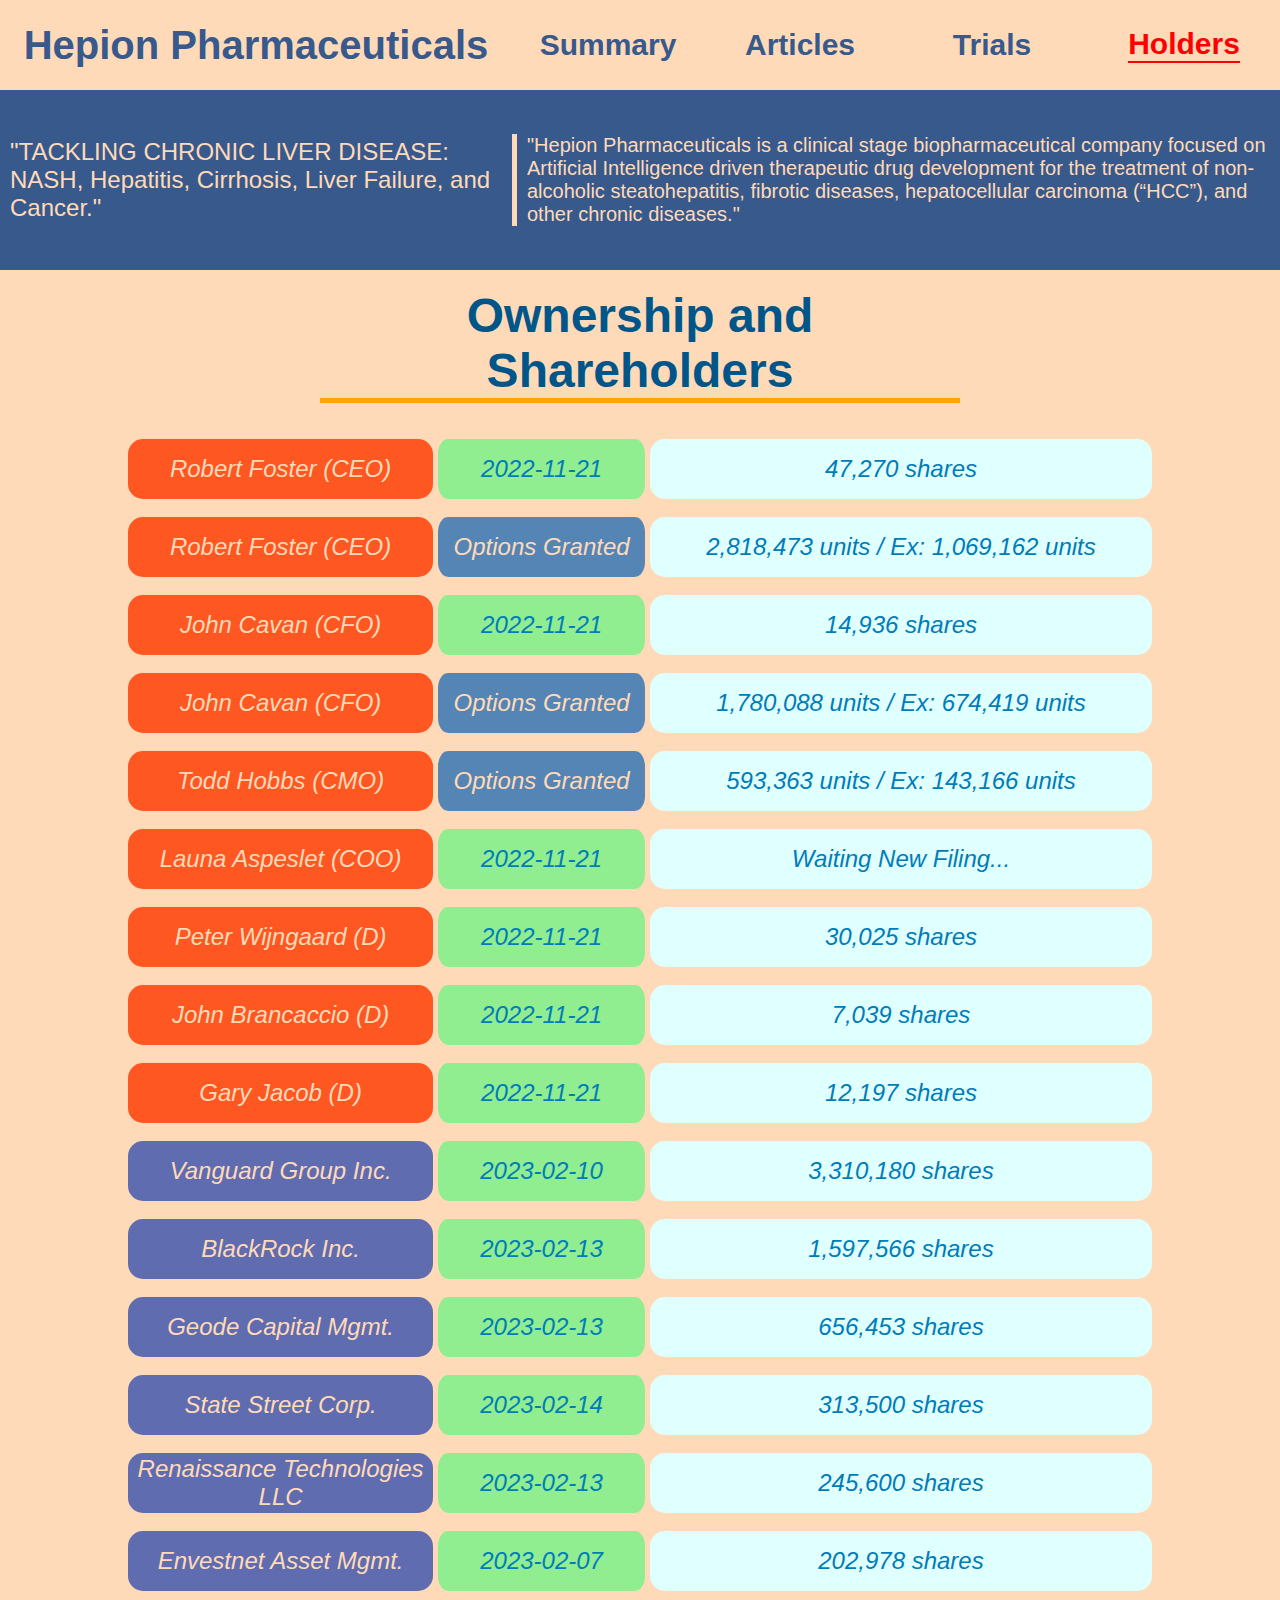
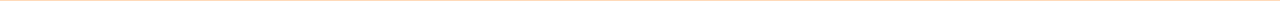
<file: holders.html>
<!DOCTYPE html>
<html lang="en">

<head>
    <meta charset="UTF-8">
    <meta http-equiv="X-UA-Compatible" content="IE=edge">
    <meta name="viewport" content="width=device-width, initial-scale=1.0">
    <title>Shareholders</title>
    <link rel="stylesheet" href="style.css" type="text/css">
</head>

<body>

    <header class="top-content">
        <div class="header head-item">Hepion Pharmaceuticals</div>
        <div class="nav head-item">
            <div class="nav-item"><a href="index.html">Summary</a></div>
            <div class="nav-item"><a href="factsheet.html">Articles</a></div>
            <div class="nav-item"><a href="trial.html">Trials</a></div>
            <div class="nav-item"><a href="holders.html" id="location">Holders</a></div>
        </div>
    </header>

    <section class="preview">
        <div class="preview-item preview-left">"TACKLING CHRONIC LIVER DISEASE:<br>NASH, Hepatitis, Cirrhosis, Liver
            Failure, and Cancer."</div>
        <div class="preview-item preview-right">"Hepion Pharmaceuticals is a clinical stage biopharmaceutical company
            focused on Artificial Intelligence driven therapeutic drug development for the treatment of non-alcoholic
            steatohepatitis, fibrotic diseases, hepatocellular carcinoma (“HCC”), and other chronic diseases."</div>
    </section>
    <!-- <h1 class="watermark">CapriceYuri</h1> -->

    <section class="holder-main">
        <br>
        <h1>Ownership and Shareholders</h1>
        <br>
        <br><div class="hold-content-wrapper">
            <div class="holder-content stacking insider">Robert Foster (CEO)</div>
            <div class="holder-content date stacking">2022-11-21</div>
            <div class="holder-content shares stacking">47,270 shares</div>
        </div>
        <br><div class="hold-content-wrapper">
            <div class="holder-content stacking insider">Robert Foster (CEO)</div>
            <div class="holder-content option stacking">Options Granted</div>
            <div class="holder-content shares stacking">2,818,473 units / Ex: 1,069,162 units</div>
        </div>
        <br><div class="hold-content-wrapper">
            <div class="holder-content stacking insider">John Cavan (CFO)</div>
            <div class="holder-content date stacking">2022-11-21</div>
            <div class="holder-content shares stacking">14,936 shares</div>
        </div>
        <br><div class="hold-content-wrapper">
            <div class="holder-content stacking insider">John Cavan (CFO)</div>
            <div class="holder-content option stacking">Options Granted</div>
            <div class="holder-content shares stacking">1,780,088 units / Ex: 674,419 units</div>
        </div>
        <br><div class="hold-content-wrapper">
            <div class="holder-content stacking insider">Todd Hobbs (CMO)</div>
            <div class="holder-content option stacking">Options Granted</div>
            <div class="holder-content shares stacking">593,363 units / Ex: 143,166 units</div>
        </div>
        <br><div class="hold-content-wrapper">
            <div class="holder-content stacking insider">Launa Aspeslet (COO)</div>
            <div class="holder-content date stacking">2022-11-21</div>
            <div class="holder-content shares stacking">Waiting New Filing...</div>
        </div>
        <br><div class="hold-content-wrapper">
            <div class="holder-content stacking insider">Peter Wijngaard (D)</div>
            <div class="holder-content date stacking">2022-11-21</div>
            <div class="holder-content shares stacking">30,025 shares</div>
        </div>
        <br><div class="hold-content-wrapper">
            <div class="holder-content stacking insider">John Brancaccio (D)</div>
            <div class="holder-content date stacking">2022-11-21</div>
            <div class="holder-content shares stacking">7,039 shares</div>
        </div>
        <br><div class="hold-content-wrapper">
            <div class="holder-content stacking insider">Gary Jacob (D)</div>
            <div class="holder-content date stacking">2022-11-21</div>
            <div class="holder-content shares stacking">12,197 shares</div>
        </div>

        <br><div class="hold-content-wrapper">
            <div class="holder-content title stacking">Vanguard Group Inc.</div>
            <div class="holder-content date stacking">2023-02-10 </div>
            <div class="holder-content shares stacking">3,310,180 shares</div>
        </div>
        <br><div class="hold-content-wrapper">
            <div class="holder-content title stacking">BlackRock Inc.</div>
            <div class="holder-content date stacking">2023-02-13 </div>
            <div class="holder-content shares stacking">1,597,566 shares</div>
        </div>
        <br><div class="hold-content-wrapper">
            <div class="holder-content title stacking">Geode Capital Mgmt.</div>
            <div class="holder-content date stacking">2023-02-13 </div>
            <div class="holder-content shares stacking">656,453 shares</div>
        </div>
        <br><div class="hold-content-wrapper">
            <div class="holder-content title stacking">State Street Corp.</div>
            <div class="holder-content date stacking">2023-02-14 </div>
            <div class="holder-content shares stacking">313,500 shares</div>
        </div>
        <br><div class="hold-content-wrapper">
            <div class="holder-content title stacking">Renaissance Technologies LLC</div>
            <div class="holder-content date stacking">2023-02-13 </div>
            <div class="holder-content shares stacking">245,600	shares</div>
        </div>
        <br><div class="hold-content-wrapper">
            <div class="holder-content title stacking">Envestnet Asset Mgmt.</div>
            <div class="holder-content date stacking">2023-02-07 </div>
            <div class="holder-content shares stacking">202,978	shares</div>
        </div>
    </section>

</body>

</html>
</file>
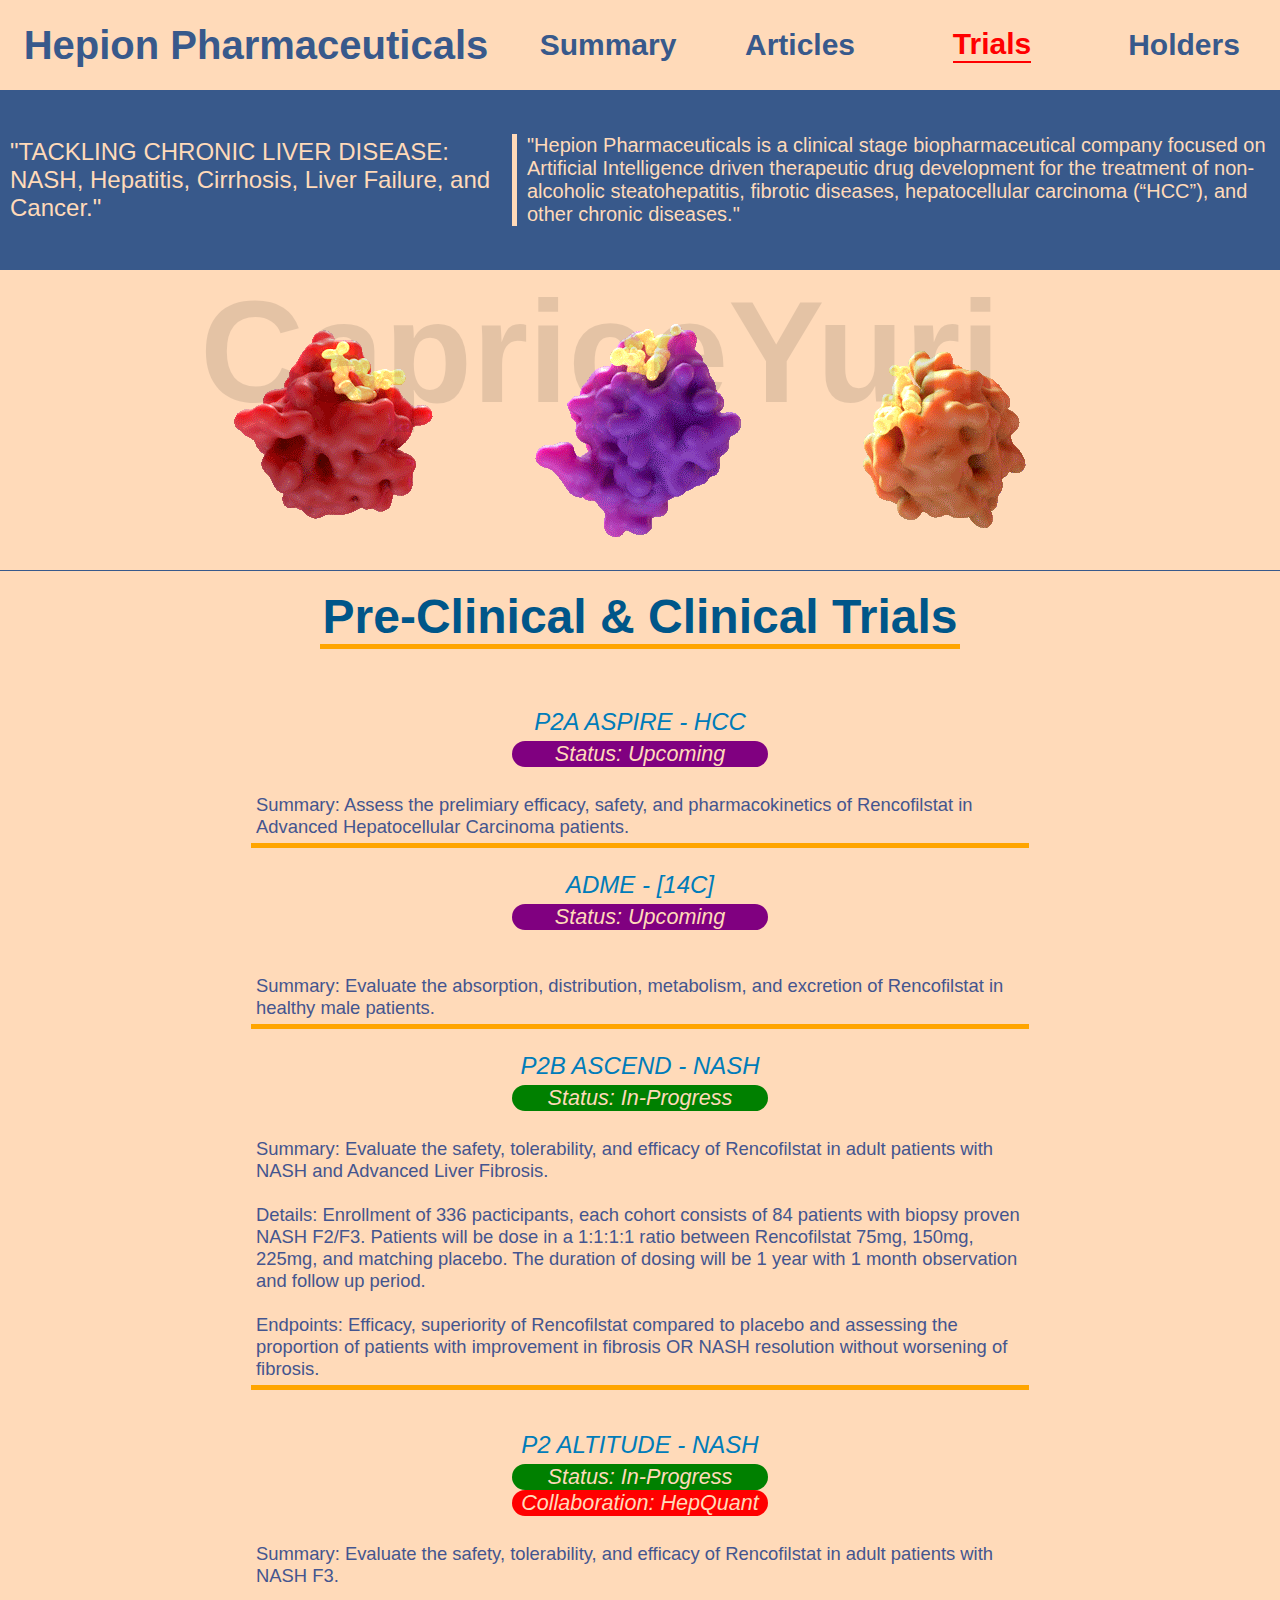
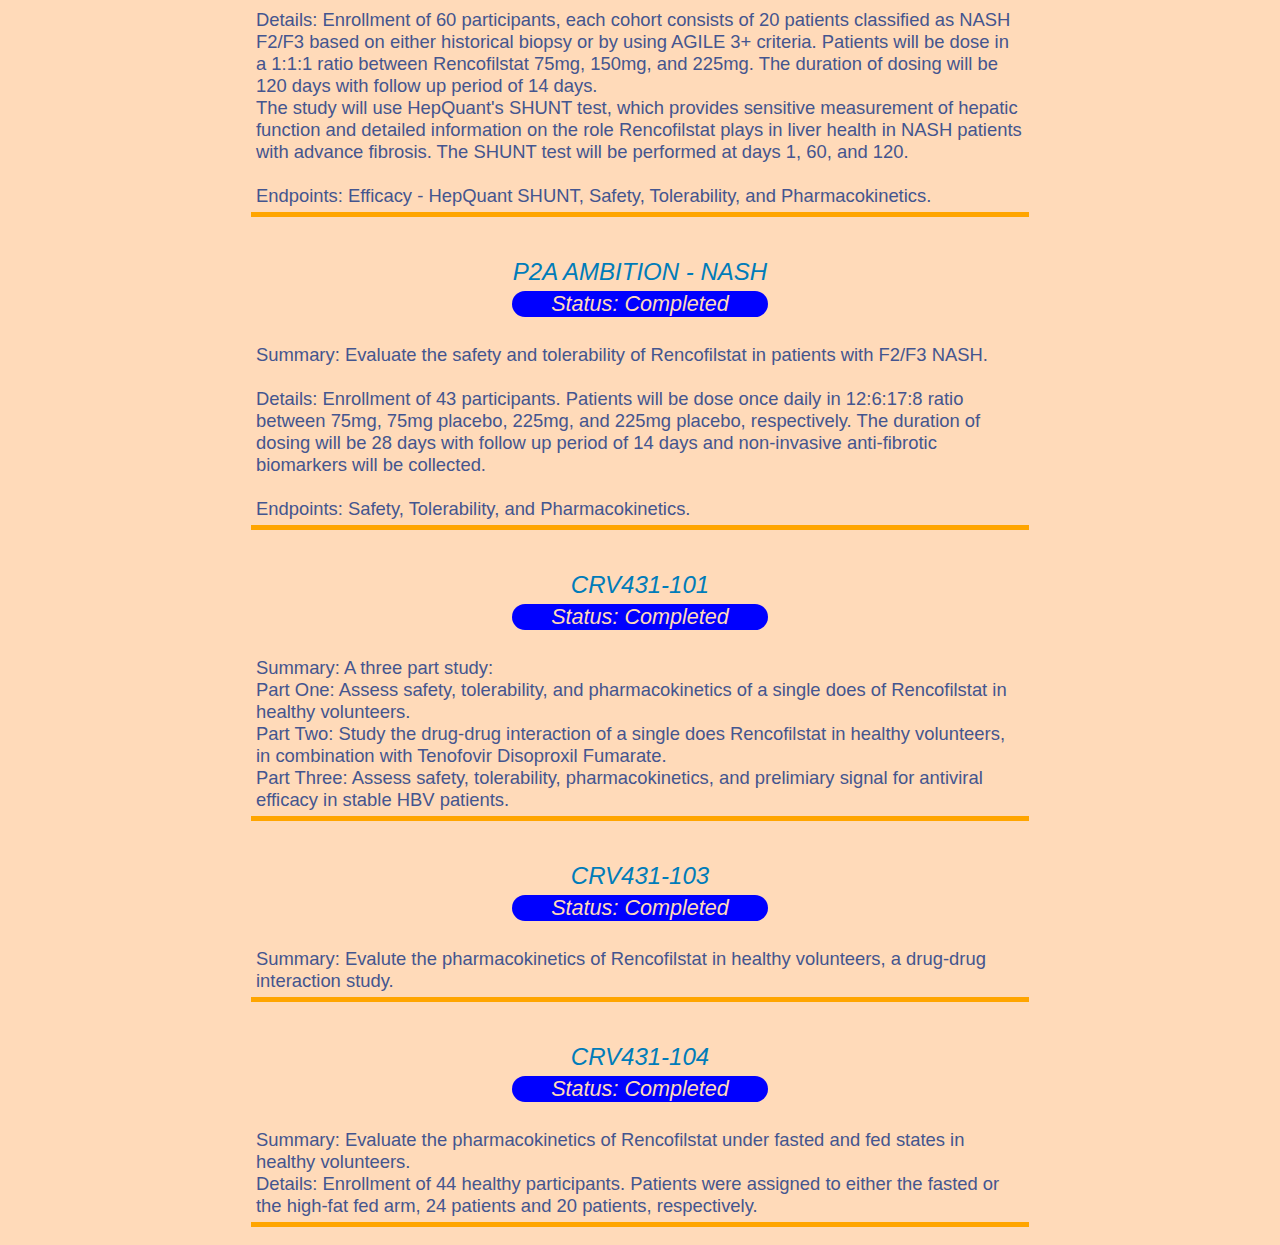
<file: trial.html>
<!DOCTYPE html>
<html lang="en">

<head>
    <meta charset="UTF-8">
    <meta http-equiv="X-UA-Compatible" content="IE=edge">
    <meta name="viewport" content="width=device-width, initial-scale=1.0">
    <title>Trials</title>
    <link rel="stylesheet" href="style.css" type="text/css">
</head>

<body>
    <header class="top-content">
        <div class="header head-item">Hepion Pharmaceuticals</div>
        <div class="nav head-item">
            <div class="nav-item"><a href="index.html">Summary</a></div>
            <div class="nav-item"><a href="factsheet.html">Articles</a></div>
            <div class="nav-item"><a href="trial.html" id="location">Trials</a></div>
            <div class="nav-item"><a href="holders.html">Holders</a></div>
        </div>
    </header>

    <section class="preview">
        <div class="preview-item preview-left">"TACKLING CHRONIC LIVER DISEASE:<br>NASH, Hepatitis, Cirrhosis, Liver
            Failure, and Cancer."</div>
        <div class="preview-item preview-right">"Hepion Pharmaceuticals is a clinical stage biopharmaceutical company
            focused on Artificial Intelligence driven therapeutic drug development for the treatment of non-alcoholic
            steatohepatitis, fibrotic diseases, hepatocellular carcinoma (“HCC”), and other chronic diseases."</div>
    </section>
    <h1 class="watermark">CapriceYuri</h1>

    <section class="img">
        <img class="animation cycle-a" src="image/cycleA.gif" alt="Cyclophilin A">
        <img class="animation cycle-b" src="image/cycleB.gif" alt="Cyclophilin B">
        <img class="animation cycle-d" src="image/cycleD.gif" alt="Cyclophilin D">
    </section>

    <section class="trial-main">
        <br>
        <h1>Pre-Clinical & Clinical Trials</h1><br>

        <br><br>
        <div class="trial-point-header trial-style">P2A ASPIRE - HCC</div>
        <div class="trial-status trial-style upcoming">Status: Upcoming</div>
        <div class="trial-point-content trial-style"><br>Summary: Assess the prelimiary efficacy, safety, and
            pharmacokinetics of Rencofilstat in Advanced Hepatocellular Carcinoma patients.</div>

        <br>
        <div class="trial-point-header trial-style">ADME - [14C]</div>
        <div class="trial-status trial-style upcoming">Status: Upcoming</div><br>
        <div class="trial-point-content trial-style"><br>Summary: Evaluate the absorption, distribution, metabolism, and
            excretion of Rencofilstat in healthy male patients.</div>

        <br>
        <div class="trial-point-header trial-style">P2B ASCEND - NASH</div>
        <div class="trial-status trial-style">Status: In-Progress</div>
        <div class="trial-point-content trial-style"><br>Summary: Evaluate the safety, tolerability, and efficacy of
            Rencofilstat in adult patients with NASH and Advanced Liver Fibrosis.<br><br>Details: Enrollment of 336
            pacticipants, each cohort consists of 84 patients with biopsy proven NASH F2/F3. Patients will be dose in a
            1:1:1:1 ratio between Rencofilstat 75mg, 150mg, 225mg, and matching placebo. The duration of dosing will be
            1 year with 1 month observation and follow up period.<br><br>Endpoints: Efficacy, superiority of
            Rencofilstat compared to placebo and assessing the proportion of patients with improvement in fibrosis OR
            NASH resolution without worsening of fibrosis.</div><br>

        <br>
        <div class="trial-point-header trial-style">P2 ALTITUDE - NASH</div>
        <div class="trial-status trial-style">Status: In-Progress</div>
        <div class="trial-status trial-style partner">Collaboration: HepQuant</div>
        <div class="trial-point-content trial-style"><br>Summary: Evaluate the safety, tolerability, and efficacy of
            Rencofilstat in adult patients with NASH F3.<br><br>Details: Enrollment of 60 participants, each cohort
            consists of 20 patients classified as NASH F2/F3 based on either historical biopsy or by using AGILE 3+
            criteria. Patients will be dose in a 1:1:1 ratio between Rencofilstat 75mg, 150mg, and 225mg. The duration
            of dosing will be 120 days with follow up period of 14 days.<br>The study will use HepQuant's SHUNT test,
            which provides sensitive measurement of hepatic function and detailed information on the role Rencofilstat
            plays in liver health in NASH patients with advance fibrosis. The SHUNT test will be performed at days 1,
            60, and 120.<br><br>Endpoints: Efficacy - HepQuant SHUNT, Safety, Tolerability, and Pharmacokinetics.</div>
        <br>

        <br>
        <div class="trial-point-header trial-style">P2A AMBITION - NASH</div>
        <div class="trial-status trial-style completion">Status: Completed</div>
        <div class="trial-point-content trial-style"><br>Summary: Evaluate the safety and tolerability of Rencofilstat
            in patients with F2/F3 NASH.<br><br>Details: Enrollment of 43 participants. Patients will be dose once daily
            in 12:6:17:8 ratio between 75mg, 75mg placebo, 225mg, and 225mg placebo, respectively. The duration of dosing
            will be 28 days with follow up period of 14 days and non-invasive anti-fibrotic biomarkers will be
            collected.<br><br> Endpoints: Safety, Tolerability, and Pharmacokinetics.</div><br>

        <br>
        <div class="trial-point-header trial-style">CRV431-101</div>
        <div class="trial-status trial-style completion">Status: Completed</div>
        <div class="trial-point-content trial-style"><br>Summary: A three part study:<br> Part One: Assess safety,
            tolerability, and pharmacokinetics of a single does of Rencofilstat in healthy volunteers.<br> Part Two:
            Study the drug-drug interaction of a single does Rencofilstat in healthy volunteers, in combination with
            Tenofovir Disoproxil Fumarate.<br> Part Three: Assess safety, tolerability, pharmacokinetics, and prelimiary
            signal for antiviral efficacy in stable HBV patients.
        </div><br>

        <br>
        <div class="trial-point-header trial-style">CRV431-103</div>
        <div class="trial-status trial-style completion">Status: Completed</div>
        <div class="trial-point-content trial-style"><br>Summary: Evalute the pharmacokinetics of Rencofilstat in
            healthy volunteers, a drug-drug interaction study. </div><br>

        <br>
        <div class="trial-point-header trial-style">CRV431-104</div>
        <div class="trial-status trial-style completion">Status: Completed</div>
        <div class="trial-point-content trial-style"><br>Summary: Evaluate the pharmacokinetics of Rencofilstat under
            fasted and fed states in healthy volunteers.<br>Details: Enrollment of 44 healthy participants. Patients
            were assigned to either the fasted or the high-fat fed arm, 24 patients and 20 patients, respectively.</div>
        <br>
    </section>
</body>

</html>
</file>
<file: style.css>
* {
    margin: 0;
    padding: 0;
    font-family: Arial, Helvetica, sans-serif;
}

body {
    height: 100vh;
    background-color: peachpuff;
}

body::-webkit-scrollbar {
    display: none;
}

.watermark {
    position: absolute;
    font-size: 9em;
    opacity: 0.10;
    transform: translate(25%);
}

.top-content {
    display: flex;
    height: 10%;
    width: 100%;
    align-items: center;
    text-align: center;
}

.header {
    flex: .4;
    color: #38598b;
    font-weight: bolder;
    font-size: 2.5em;
}

.nav {
    display: flex;
    justify-content: center;
    align-items: center;
    flex: .6;
}

.nav-item {
    flex: 1;
    font-weight: bold;
    font-size: 1.25em;
    color: #38598b;
}

/* ^ Top Content Section */
.preview {
    background-color: #38598b;
    height: 20vh;
    width: 100%;
    display: flex;
    align-items: center;
    color: peachpuff;
}

.preview-left {
    flex: .4;
    font-size: 1.5em;
    word-wrap: break-word;
    padding-left: 10px;
}

.preview-right {
    flex: .6;
    font-size: 1.25em;
    word-wrap: break-word;
    padding-left: 10px;
    border-left: solid 5px peachpuff;
}

/* Layer 2 Section */
.main-content {
    display: flex;
    color: #44558f;
}

.main-left {
    flex: .3;
    padding: 10px;
    border: solid 1px black;
    font-size: 1.20em;
}

.main-right {
    flex: .7;
    border: solid 1px black;
    padding: 10px;
    font-size: 1.20em;
}

/* Add-on */
.important {
    color: #b83b5e;
}

.offering {
    color: #588c73;
}

.first-letter::first-letter {
    font-size: 1.4em;
    font-weight: bolder;
}

.nav-item>a {
    display: inline-block;
    color: #38598b;
    text-decoration: none;
    font-size: 1.5em;
    transition: .5s linear;
    cursor: pointer;
}

.nav-item>a:hover {
    color: red;
    border-bottom: solid 2px red;
}

#location {
    color: red;
    border-bottom: solid 2px red;
}

/* Trial.html Styling */
.img {
    display: flex;
    justify-content: center;
    border-bottom: solid 1px #38598b;
}

.trial-main>h1 {
    text-align: center;
    width: 50%;
    margin: 0 auto;
    font-size: 3em;
    color: #005689;
    border-bottom: solid 5px orange;
}

.trial-point-header {
    text-align: center;
    margin: 0 auto;
    color: #007cb9;
    border-radius: 15px;
    font-size: 1.5em;
    font-style: italic;
    padding: 5px;
}

.trial-status {
    text-align: center;
    margin: 0 auto;
    background-color: green;
    color: peachpuff;
    border-radius: 15px;
    font-size: 1.35em;
    width: 20%;
    font-style: italic;
    margin: 0 auto;
}

.trial-point-content {
    width: 60%;
    margin: 0 auto;
    text-align: left;
    color: #44558f;
    font-size: 1.15em;
    padding: 5px;
    border-bottom: solid 5px orange;
}

.partner {
    background-color: red;
}

.completion {
    background-color: blue;
}

.upcoming {
    background-color: purple;
}

/* Articles Styling */
.art-main>h1 {
    text-align: center;
    width: 50%;
    margin: 0 auto;
    font-size: 3em;
    color: #005689;
    border-bottom: solid 5px orange;
}

.art-header {
    display: flex;
    justify-content: center;
    color: #007cb9;
    border-radius: 15px;
    font-size: 1.5em;
    font-style: italic;
    padding: 5px;
}

.art-content {
    width: 60%;
    margin: 0 auto;
    text-align: left;
    color: #44558f;
    font-size: 1.15em;
    padding: 5px;
    border-bottom: solid 5px orange;
}

.poster {
    display: flex;
    justify-content: center;
    background-color: #ffc97b;
    color: #44558f;
    border-radius: 15px;
    font-size: 1.35em;
    width: 20%;
    font-style: italic;
    margin: 0 auto;
}

.link {
    color: red;
    font-size: 1em;
    text-decoration: none;
}

.link:hover {
    color: peachpuff;
}

/* GIF Animations */
/* .animation{
    animation: spins 4s linear;
    animation-iteration-count: infinite;
}
@keyframes spins {
    100%{
        transform: rotate(360deg);
    }
    66%{
        transform: translate(-25%) rotate(240deg);
    }
    33%{
        transform: translate(25%) rotate(120deg);
    }
}
.cycle-a{
    animation: Aspins 6s linear infinite;
}
@keyframes Aspins {
    66%{
        transform: translate(-15%) rotate(-180deg);
    }
    33%{
        transform: translate(20%) rotate(-90deg);
    }
}.cycle-b{
    animation: Bspins 6s linear infinite;
}
@keyframes Bspins {
    66%{
        transform: translate(-20%) rotate(60deg);
    }
    33%{
        transform: translate(20%) rotate(180deg);
    }
}.cycle-d{
    animation: Dspins 6s linear infinite;
}
@keyframes Dspins {

    66%{
        transform: translate(15%) rotate(120deg);
    }
    33%{
        transform: translate(-15%) rotate(180deg);
    }
} */
/* FREE Recofilstat */
#free {
    position: absolute;
    right: 0;
    top: 0;
    opacity: .5;
    animation: roaming 15s linear alternate infinite;
}

@keyframes roaming {
    30% {
        transform: translate(-300%, 50%) rotate(-180deg);
    }

    60% {
        transform: translate(-200%, 400%) rotate(-360deg);
    }
}

#free2 {
    position: absolute;
    left: 0;
    top: 0;
    opacity: .5;
    animation: roaming2 15s linear alternate infinite;
}

@keyframes roaming2 {
    20% {
        transform: translate(300%, 200%) rotate(90deg);
    }

    40% {
        transform: translate(200%, 400%) rotate(180deg);
    }

    80% {
        transform: translate(50%, 0%) rotate(360deg);
    }
}
/* holders.html Section */
.holder-main{
    padding-bottom: 10px;
}
.holder-main>h1 {
    text-align: center;
    width: 50%;
    margin: 0 auto;
    font-size: 3em;
    color: #005689;
    border-bottom: solid 5px orange;
}
.hold-content-wrapper{
    margin: 0 auto;
    width: 80%;
    display: flex;
}
.holder-content{
    text-align: center;
    height: 50px;
    border-radius: 15px;
    font-size: 1.5em;
    font-style: italic;
    padding: 5px;
}
.stacking{
    display: flex;
    align-items: center;
    justify-content: center;
}
.title{
    width: 30%;
    color: peachpuff;
    background-color: #5f6caf;
}
.insider{
    width: 30%;
    color: peachpuff;
    background-color: #ff5722;
}
.option{
    width: 20%;
    background-color: #5585b5;
    border-right: solid 5px peachpuff;
    border-left: solid 5px peachpuff;
    color: peachpuff;
}
.date{
    width: 20%;
    background-color: lightgreen;
    border-right: solid 5px peachpuff;
    border-left: solid 5px peachpuff;
    color: #007cb9;
}
.shares{
    width: 50%;
    background-color: lightcyan;
    color: #007cb9;
}
</file>
